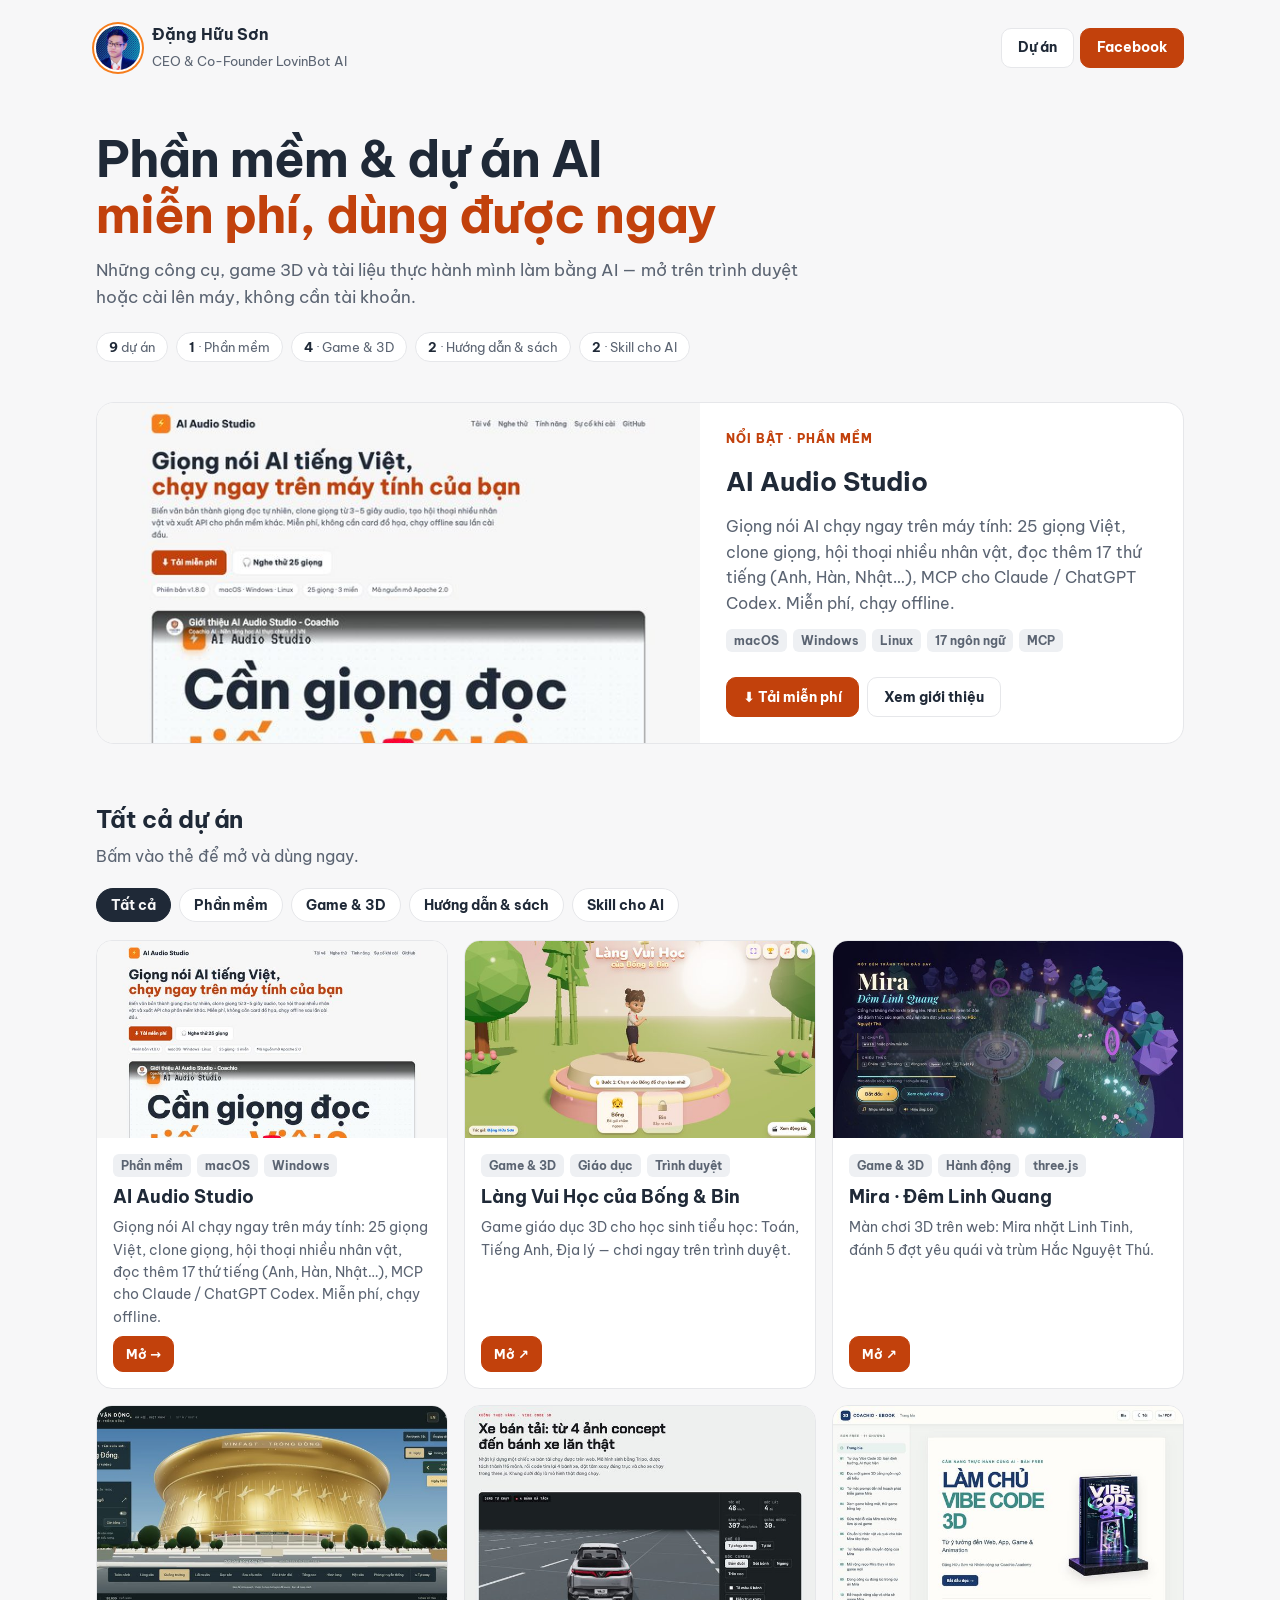
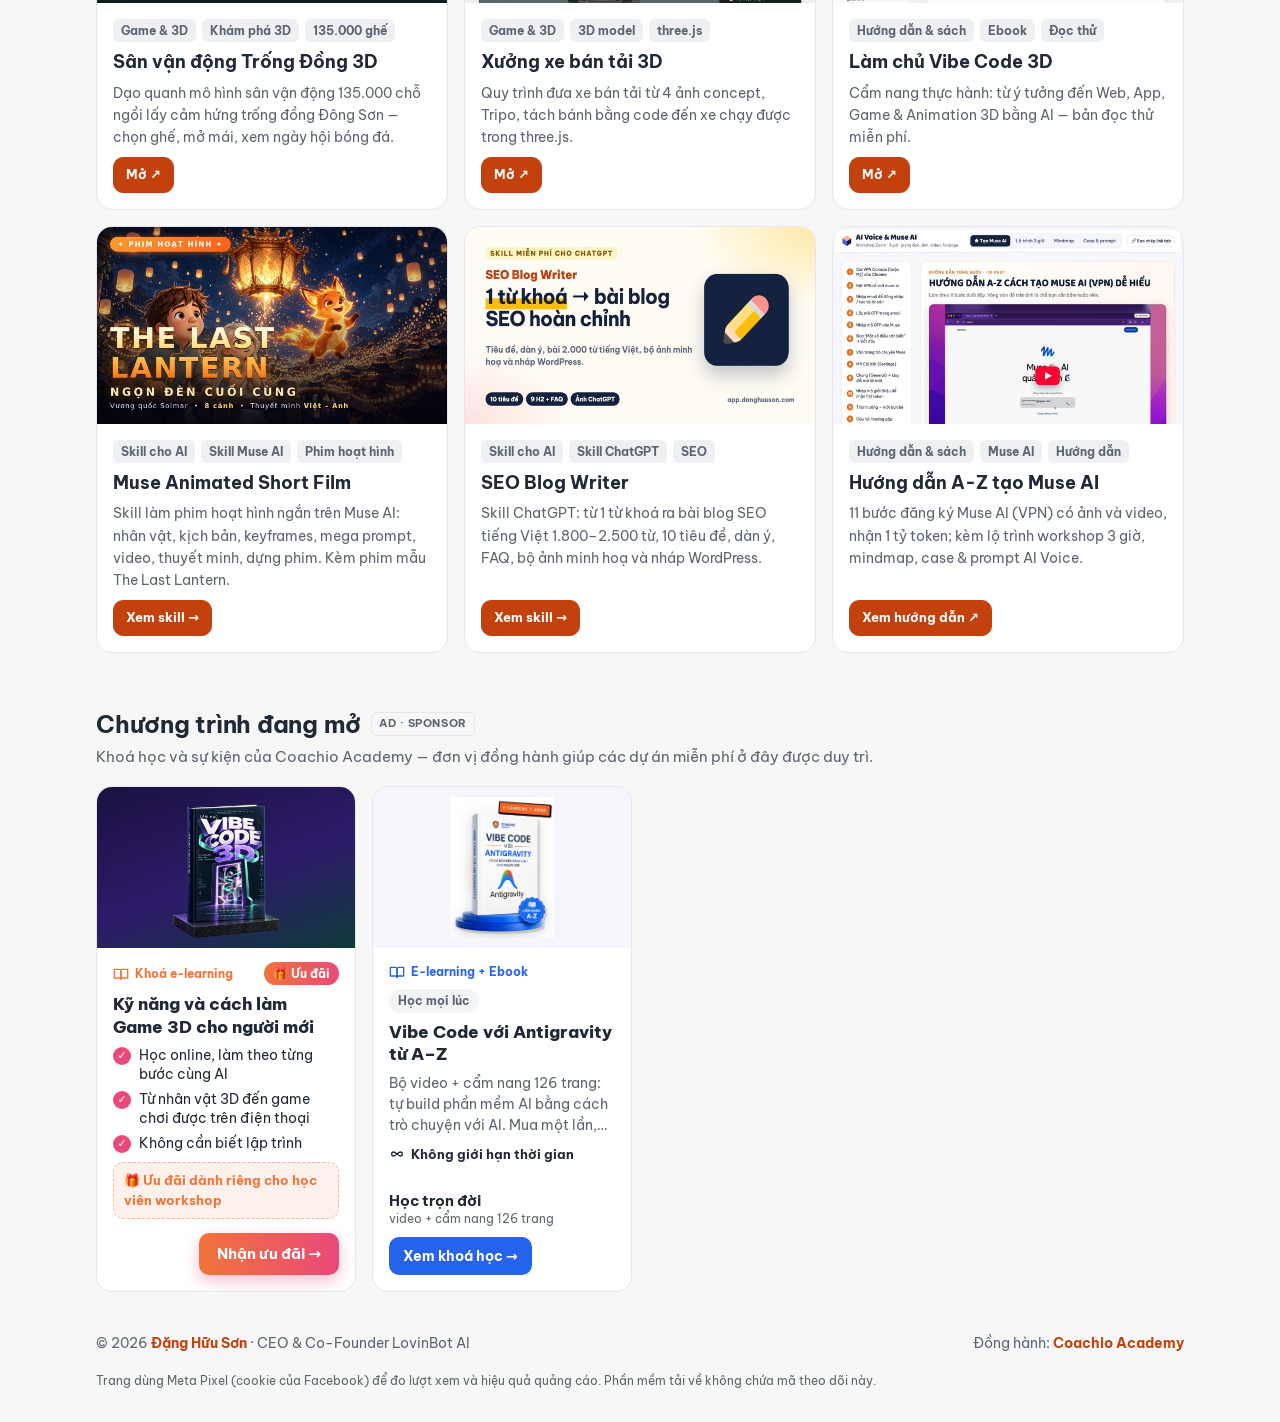
<file: index.html>
<!doctype html>
<html lang="vi">
<head>
<meta charset="utf-8">
<meta name="viewport" content="width=device-width, initial-scale=1">
<title>Đặng Hữu Sơn — Ứng dụng & dự án AI miễn phí</title>
<meta name="description" content="Phần mềm, game 3D và tài liệu thực hành AI miễn phí của Đặng Hữu Sơn — CEO & Co-Founder LovinBot AI. AI Audio Studio, Làng Vui Học, Vibe Code 3D…">
<meta property="og:title" content="Đặng Hữu Sơn — Ứng dụng & dự án AI miễn phí">
<meta property="og:description" content="Phần mềm, game 3D và tài liệu thực hành AI miễn phí.">
<meta property="og:image" content="https://app.danghuuson.com/assets/brand/avatar.jpg">
<meta property="og:url" content="https://app.danghuuson.com/">
<link rel="icon" type="image/png" sizes="64x64" href="/assets/brand/favicon-64.png">
<link rel="icon" type="image/png" sizes="32x32" href="/assets/brand/favicon-32.png">
<link rel="apple-touch-icon" href="/assets/brand/apple-touch-icon.png">
<link rel="preconnect" href="https://fonts.googleapis.com"><link rel="preconnect" href="https://fonts.gstatic.com" crossorigin>
<link href="https://fonts.googleapis.com/css2?family=Be+Vietnam+Pro:wght@400;500;700;800&display=swap" rel="stylesheet">
<style>
:root {
  --bg: #F7F7F8; --surface: #FFFFFF; --border: #E6E7EA; --text: #1F2937; --muted: #5B6472;
  --brand: #F67D1C; --ink: #C2410C; --soft: #FFF3E8; --chip: #EEF0F3;
}
@media (prefers-color-scheme: dark) {
  :root { --bg: #0F1115; --surface: #171A20; --border: #2A2F38; --text: #E8EAED; --muted: #A3AAB5;
          --ink: #FB923C; --soft: #2A2017; --chip: #232831; }
}
* { box-sizing: border-box; }
body { margin: 0; font: 16px/1.6 "Be Vietnam Pro", system-ui, sans-serif; color: var(--text); background: var(--bg); }
a { color: inherit; }
.wrap { max-width: 1120px; margin: 0 auto; padding: 0 16px; }
header.top { display: flex; align-items: center; justify-content: space-between; gap: 12px; padding: 22px 0; flex-wrap: wrap; }
.me { display: flex; align-items: center; gap: 12px; text-decoration: none; }
.avatar { width: 44px; height: 44px; border-radius: 50%; object-fit: cover; display: block; box-shadow: 0 0 0 2px var(--surface), 0 0 0 4px var(--brand); }
.me b { display: block; font-size: 16px; }
.me small { color: var(--muted); font-size: 13px; }
.top nav { display: flex; gap: 6px; flex-wrap: wrap; }
.btn { display: inline-flex; align-items: center; gap: 6px; min-height: 40px; padding: 0 16px; border-radius: 10px; text-decoration: none;
       font-weight: 700; font-size: 14px; border: 1px solid var(--border); background: var(--surface); color: var(--text); }
.btn.primary { background: var(--ink); border-color: var(--ink); color: #fff; }
.btn:hover { border-color: var(--muted); }
.hero { padding: 36px 0 12px; }
.hero h1 { font-size: clamp(30px, 5vw, 50px); line-height: 1.12; margin: 0 0 14px; letter-spacing: -0.02em; }
.hero h1 em { font-style: normal; color: var(--ink); }
.hero p { color: var(--muted); max-width: 720px; margin: 0 0 20px; font-size: 17px; }
.stats { display: flex; gap: 8px; flex-wrap: wrap; }
.stat { font-size: 13px; padding: 4px 12px; border-radius: 999px; background: var(--surface); border: 1px solid var(--border); color: var(--muted); }
.stat b { color: var(--text); }
h2 { font-size: 24px; margin: 56px 0 6px; letter-spacing: -0.01em; scroll-margin-top: 16px; }
.lead { color: var(--muted); margin: 0 0 18px; }
.featured { display: grid; grid-template-columns: 1.25fr 1fr; gap: 0; overflow: hidden; border-radius: 18px;
            border: 1px solid var(--border); background: var(--surface); margin-top: 28px; }
.featured img { width: 100%; height: 100%; object-fit: cover; display: block; min-height: 260px; }
.featured .body { padding: 26px; display: flex; flex-direction: column; gap: 12px; }
.featured h3 { margin: 0; font-size: 26px; }
.featured p { margin: 0; color: var(--muted); }
.kicker { font-size: 12px; font-weight: 800; letter-spacing: 1px; text-transform: uppercase; color: var(--ink); }
.tags { display: flex; gap: 6px; flex-wrap: wrap; }
.tag { font-size: 12px; font-weight: 700; padding: 2px 8px; border-radius: 6px; background: var(--chip); color: var(--muted); }
.actions { display: flex; gap: 8px; flex-wrap: wrap; margin-top: auto; }
@media (max-width: 760px) { .featured { grid-template-columns: 1fr; } .featured img { min-height: 0; aspect-ratio: 16/9; } }
.filters { display: flex; gap: 8px; overflow-x: auto; scrollbar-width: none; margin: 4px 0 18px; }
.chip { flex: none; font: 700 14px "Be Vietnam Pro", sans-serif; padding: 7px 14px; border-radius: 999px; cursor: pointer;
        border: 1px solid var(--border); background: var(--surface); color: var(--text); }
.chip[aria-pressed="true"] { background: var(--text); color: var(--bg); border-color: var(--text); }
.grid { display: grid; gap: 16px; grid-template-columns: repeat(auto-fill, minmax(300px, 1fr)); }
.card { display: flex; flex-direction: column; border-radius: 16px; overflow: hidden; border: 1px solid var(--border); background: var(--surface);
        transition: transform .15s ease, box-shadow .15s ease; }
.card:hover { transform: translateY(-2px); box-shadow: 0 10px 24px rgba(16, 24, 40, .08); }
.card[hidden] { display: none; }
.thumb { display: block; aspect-ratio: 16 / 9; background: var(--soft); overflow: hidden; }
.thumb img { width: 100%; height: 100%; object-fit: cover; display: block; transition: transform .3s ease; }
.card:hover .thumb img { transform: scale(1.03); }
.thumb.empty { display: grid; place-items: center; font-size: 46px; background: linear-gradient(135deg, var(--soft), var(--chip)); }
.card .body { padding: 16px; display: flex; flex-direction: column; gap: 8px; flex: 1; }
.card h3 { margin: 0; font-size: 18px; line-height: 1.3; }
.card h3 a { text-decoration: none; }
.card p { margin: 0; color: var(--muted); font-size: 14px; }
.card .actions .btn { min-height: 36px; padding: 0 12px; font-size: 13px; }
footer { margin: 40px 0 32px; color: var(--muted); font-size: 14px; display: flex; gap: 16px; flex-wrap: wrap; justify-content: space-between; }
footer a { color: var(--ink); font-weight: 700; text-decoration: none; }
footer .privacy { flex-basis: 100%; font-size: 12px; }
</style>
<!-- Meta Pixel Code -->
<script>
!function(f,b,e,v,n,t,s)
{if(f.fbq)return;n=f.fbq=function(){n.callMethod?
n.callMethod.apply(n,arguments):n.queue.push(arguments)};
if(!f._fbq)f._fbq=n;n.push=n;n.loaded=!0;n.version='2.0';
n.queue=[];t=b.createElement(e);t.async=!0;
t.src=v;s=b.getElementsByTagName(e)[0];
s.parentNode.insertBefore(t,s)}(window, document,'script',
'https://connect.facebook.net/en_US/fbevents.js');
fbq('init', '1152715006830829');
fbq('track', 'PageView');
</script>
<noscript><img height="1" width="1" style="display:none"
src="https://www.facebook.com/tr?id=1152715006830829&ev=PageView&noscript=1"
/></noscript>
<!-- End Meta Pixel Code -->
</head>
<body>
<div class="wrap">
  <header class="top">
    <a class="me" href="/"><img class="avatar" src="/assets/brand/avatar.jpg" alt="Đặng Hữu Sơn" width="44" height="44"><span><b>Đặng Hữu Sơn</b><small>CEO &amp; Co-Founder LovinBot AI</small></span></a>
    <nav>
      <a class="btn" href="#du-an">Dự án</a>
      <a class="btn primary" href="https://www.facebook.com/danghuuson.182/" target="_blank" rel="noopener">Facebook</a>
    </nav>
  </header>

  <section class="hero">
    <h1>Phần mềm &amp; dự án AI<br><em>miễn phí, dùng được ngay</em></h1>
    <p>Những công cụ, game 3D và tài liệu thực hành mình làm bằng AI — mở trên trình duyệt hoặc cài lên máy, không cần tài khoản.</p>
    <div class="stats" id="stats"></div>
  </section>

  <div id="featured"></div>

  <h2 id="du-an">Tất cả dự án</h2>
  <p class="lead">Bấm vào thẻ để mở và dùng ngay.</p>
  <div class="filters" id="filters" role="group" aria-label="Lọc dự án"></div>
  <div class="grid" id="grid"><noscript><p>Bật JavaScript để xem danh sách dự án.</p></noscript></div>

  <div data-sponsor-page="hub"></div>

  <footer>
    <span>© 2026 <a href="https://www.facebook.com/danghuuson.182/" target="_blank" rel="noopener">Đặng Hữu Sơn</a> · CEO &amp; Co-Founder LovinBot AI</span>
    <span>Đồng hành: <a href="https://academy.coachio.ai/?utm_source=app_hub&amp;utm_medium=website&amp;utm_campaign=footer" target="_blank" rel="noopener">Coachio Academy</a></span>
    <span class="privacy">Trang dùng Meta Pixel (cookie của Facebook) để đo lượt xem và hiệu quả quảng cáo. Phần mềm tải về không chứa mã theo dõi này.</span>
  </footer>
</div>
<script>
// Danh sách dự án đọc từ projects.json — thêm dự án mới chỉ cần sửa file đó.
(async function () {
  const el = (t, c, txt) => { const e = document.createElement(t); if (c) e.className = c; if (txt) e.textContent = txt; return e; };
  const isExt = (u) => /^https?:\/\//.test(u);
  const a = (href, cls, txt) => { const x = el("a", cls, txt); x.href = href; if (isExt(href)) { x.target = "_blank"; x.rel = "noopener"; } return x; };
  let data;
  try { data = await (await fetch("projects.json", { cache: "no-store" })).json(); } catch { return; }
  const P = (data.projects || []).filter((p) => !p.hidden), C = data.categories || {};  // "hidden": true = tạm ẩn
  const stats = document.getElementById("stats");
  const counts = {}; P.forEach((p) => (counts[p.category] = (counts[p.category] || 0) + 1));
  const s0 = el("span", "stat"); s0.append(el("b", "", String(P.length)), document.createTextNode(" dự án")); stats.append(s0);
  Object.keys(C).forEach((k) => { if (counts[k]) { const s = el("span", "stat"); s.append(el("b", "", String(counts[k])), document.createTextNode(" · " + C[k])); stats.append(s); } });

  const f = P.find((p) => p.featured);
  if (f) {
    const box = el("article", "featured");
    const imgLink = a(f.url, "", ""); imgLink.dataset.pid = f.id; const img = el("img"); img.src = f.image; img.alt = f.title; imgLink.append(img); box.append(imgLink);
    const b = el("div", "body");
    b.append(el("span", "kicker", "Nổi bật · " + (C[f.category] || "")), el("h3", "", f.title), el("p", "", f.desc));
    const tg = el("div", "tags"); (f.tags || []).forEach((t) => tg.append(el("span", "tag", t))); b.append(tg);
    const ac = el("div", "actions");
    if (f.download) { const d = a(f.download, "btn primary", "⬇ Tải miễn phí"); d.dataset.pid = f.id; d.dataset.act = "download"; ac.append(d); }
    const v = a(f.url, "btn", "Xem giới thiệu"); v.dataset.pid = f.id; ac.append(v);
    b.append(ac); box.append(b);
    document.getElementById("featured").append(box);
  }

  const grid = document.getElementById("grid");
  P.forEach((p) => {
    const card = el("article", "card"); card.dataset.cat = p.category;
    const th = a(p.url, "thumb" + (p.image ? "" : " empty"), p.image ? "" : "🧰"); th.dataset.pid = p.id;
    if (p.image) { const i = el("img"); i.src = p.image; i.alt = p.title; i.loading = "lazy"; th.append(i); }
    card.append(th);
    const b = el("div", "body");
    const tg = el("div", "tags"); tg.append(el("span", "tag", C[p.category] || p.category)); (p.tags || []).slice(0, 2).forEach((t) => tg.append(el("span", "tag", t)));
    const h = el("h3"); const ht = a(p.url, "", p.title); ht.dataset.pid = p.id; h.append(ht);
    b.append(tg, h, el("p", "", p.desc));
    const ac = el("div", "actions"); const op = a(p.url, "btn primary", p.cta || (isExt(p.url) ? "Mở ↗" : "Mở →")); op.dataset.pid = p.id; ac.append(op);
    b.append(ac); card.append(b); grid.append(card);
  });

  // Meta Pixel: ghi nhận dự án được mở / tải (bị trình chặn quảng cáo chặn thì bỏ qua).
  document.addEventListener("click", (e) => {
    const pr = e.target.closest("a[data-promo]");
    if (pr && typeof window.fbq === "function") window.fbq("trackCustom", "PromoClick", { content_name: pr.dataset.promo, content_category: "promo" });
    const link = e.target.closest("a[data-pid]");
    if (!link || typeof window.fbq !== "function") return;
    const p = P.find((x) => x.id === link.dataset.pid);
    if (!p) return;
    const info = { content_ids: [p.id], content_name: p.title, content_category: C[p.category] || p.category, content_type: "product" };
    if (link.dataset.act === "download") window.fbq("trackCustom", "DownloadClick", info);
    else window.fbq("track", "ViewContent", info);
  });

  const fl = document.getElementById("filters");
  const mk = (key, label) => { const c = el("button", "chip", label); c.type = "button"; c.dataset.f = key; c.setAttribute("aria-pressed", key === "" ? "true" : "false"); fl.append(c); };
  mk("", "Tất cả"); Object.keys(C).forEach((k) => counts[k] && mk(k, C[k]));
  fl.addEventListener("click", (e) => {
    const c = e.target.closest(".chip"); if (!c) return;
    fl.querySelectorAll(".chip").forEach((x) => x.setAttribute("aria-pressed", x === c));
    grid.querySelectorAll(".card").forEach((k) => (k.hidden = !!c.dataset.f && k.dataset.cat !== c.dataset.f));
  });
})();
</script>
<script src="/sponsors/sponsors.js" defer></script>
</body>
</html>
</file>
